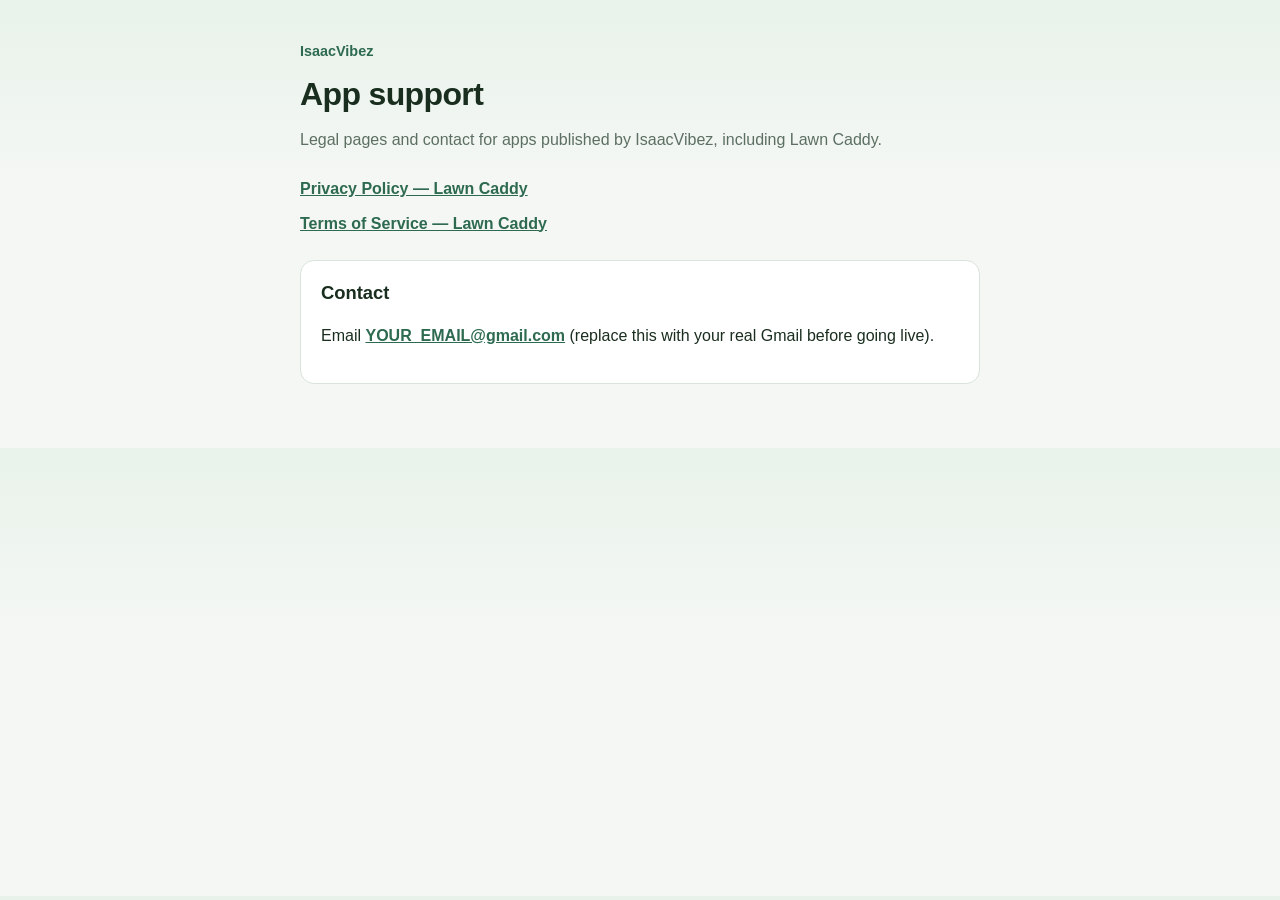
<file: index.html>
<!DOCTYPE html>
<html lang="en">
<head>
  <meta charset="utf-8" />
  <meta name="viewport" content="width=device-width, initial-scale=1" />
  <title>IsaacVibez — App Support</title>
  <link rel="stylesheet" href="styles.css" />
</head>
<body>
  <main class="wrap">
    <p class="eyebrow">IsaacVibez</p>
    <h1>App support</h1>
    <p class="lede">
      Legal pages and contact for apps published by IsaacVibez, including Lawn Caddy.
    </p>

    <ul class="links">
      <li><a href="privacy.html">Privacy Policy — Lawn Caddy</a></li>
      <li><a href="terms.html">Terms of Service — Lawn Caddy</a></li>
    </ul>

    <section class="card">
      <h2>Contact</h2>
      <p>
        Email
        <a href="mailto:mganci@g9studio.com">YOUR_EMAIL@gmail.com</a>
        (replace this with your real Gmail before going live).
      </p>
    </section>
  </main>
</body>
</html>
</file>
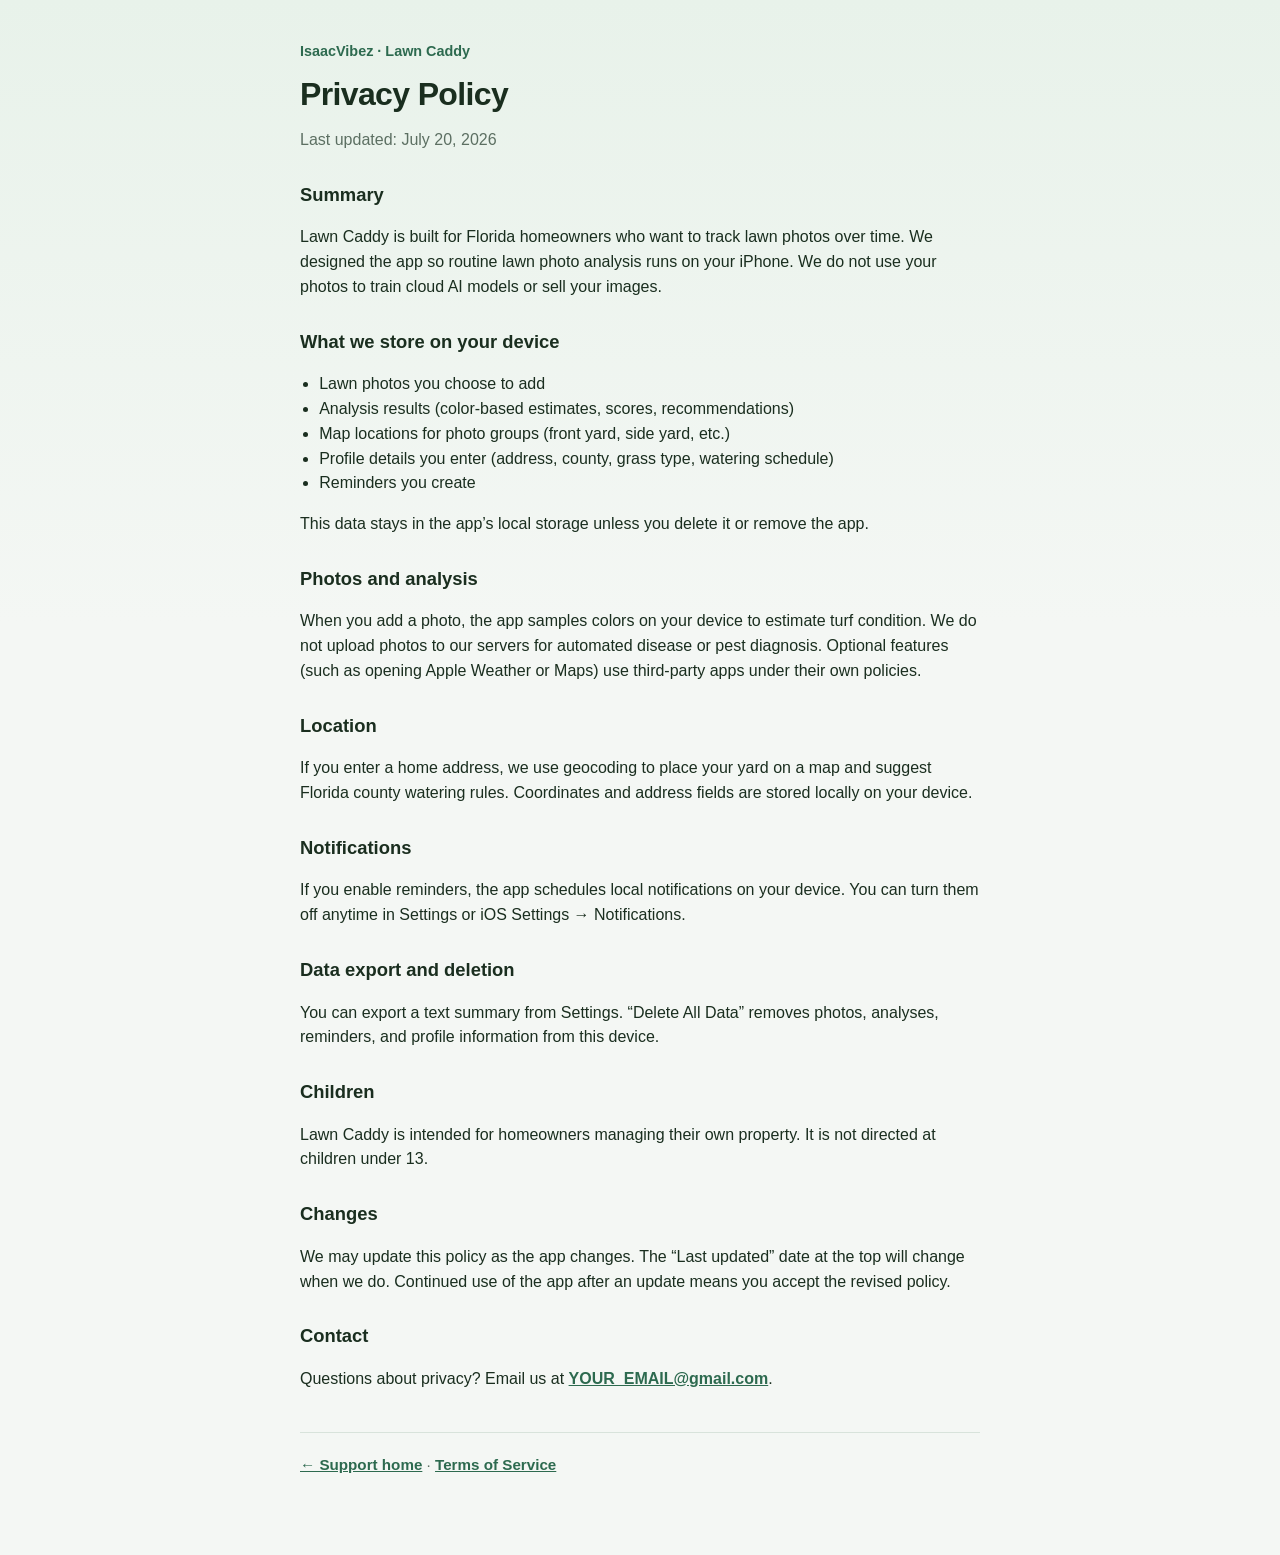
<file: privacy.html>
<!DOCTYPE html>
<html lang="en">
<head>
  <meta charset="utf-8" />
  <meta name="viewport" content="width=device-width, initial-scale=1" />
  <title>Privacy Policy — Lawn Caddy</title>
  <link rel="stylesheet" href="styles.css" />
</head>
<body>
  <main class="wrap">
    <p class="eyebrow"><a href="index.html">IsaacVibez</a> · Lawn Caddy</p>
    <h1>Privacy Policy</h1>
    <p class="meta">Last updated: July 20, 2026</p>

    <section>
      <h2>Summary</h2>
      <p>
        Lawn Caddy is built for Florida homeowners who want to track lawn photos over time.
        We designed the app so routine lawn photo analysis runs on your iPhone.
        We do not use your photos to train cloud AI models or sell your images.
      </p>
    </section>

    <section>
      <h2>What we store on your device</h2>
      <ul>
        <li>Lawn photos you choose to add</li>
        <li>Analysis results (color-based estimates, scores, recommendations)</li>
        <li>Map locations for photo groups (front yard, side yard, etc.)</li>
        <li>Profile details you enter (address, county, grass type, watering schedule)</li>
        <li>Reminders you create</li>
      </ul>
      <p>
        This data stays in the app’s local storage unless you delete it or remove the app.
      </p>
    </section>

    <section>
      <h2>Photos and analysis</h2>
      <p>
        When you add a photo, the app samples colors on your device to estimate turf condition.
        We do not upload photos to our servers for automated disease or pest diagnosis.
        Optional features (such as opening Apple Weather or Maps) use third-party apps under their own policies.
      </p>
    </section>

    <section>
      <h2>Location</h2>
      <p>
        If you enter a home address, we use geocoding to place your yard on a map and suggest Florida county watering rules.
        Coordinates and address fields are stored locally on your device.
      </p>
    </section>

    <section>
      <h2>Notifications</h2>
      <p>
        If you enable reminders, the app schedules local notifications on your device.
        You can turn them off anytime in Settings or iOS Settings → Notifications.
      </p>
    </section>

    <section>
      <h2>Data export and deletion</h2>
      <p>
        You can export a text summary from Settings.
        “Delete All Data” removes photos, analyses, reminders, and profile information from this device.
      </p>
    </section>

    <section>
      <h2>Children</h2>
      <p>
        Lawn Caddy is intended for homeowners managing their own property. It is not directed at children under 13.
      </p>
    </section>

    <section>
      <h2>Changes</h2>
      <p>
        We may update this policy as the app changes. The “Last updated” date at the top will change when we do.
        Continued use of the app after an update means you accept the revised policy.
      </p>
    </section>

    <section>
      <h2>Contact</h2>
      <p>
        Questions about privacy? Email us at
        <a href="mailto:mganci@g9studio.com">YOUR_EMAIL@gmail.com</a>.
      </p>
    </section>

    <p class="footer-nav"><a href="index.html">← Support home</a> · <a href="terms.html">Terms of Service</a></p>
  </main>
</body>
</html>
</file>
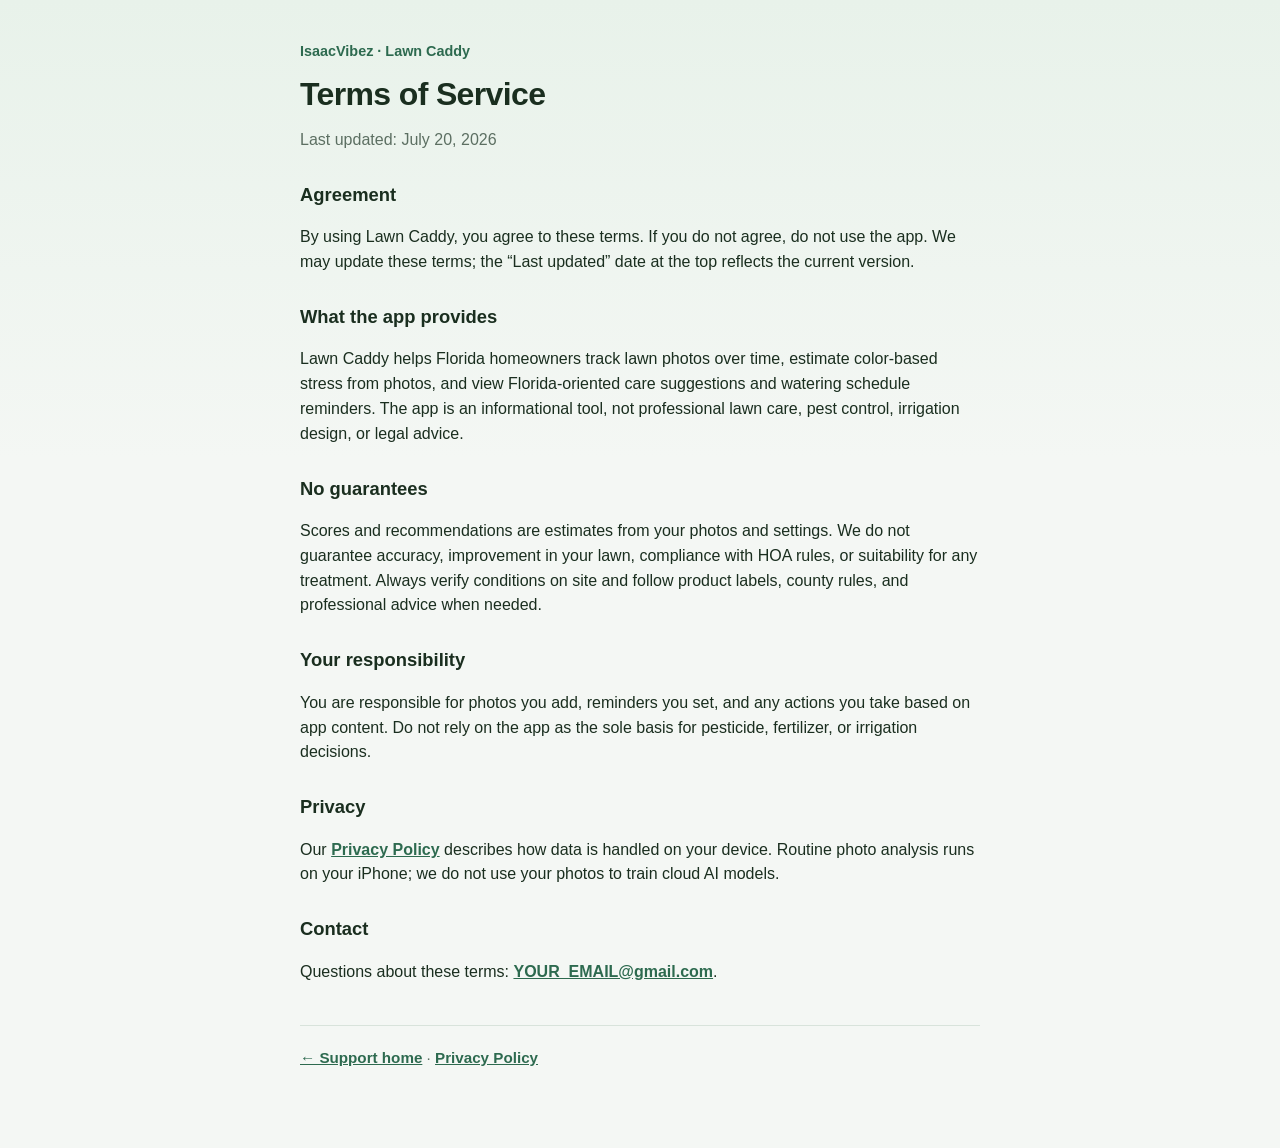
<file: terms.html>
<!DOCTYPE html>
<html lang="en">
<head>
  <meta charset="utf-8" />
  <meta name="viewport" content="width=device-width, initial-scale=1" />
  <title>Terms of Service — Lawn Caddy</title>
  <link rel="stylesheet" href="styles.css" />
</head>
<body>
  <main class="wrap">
    <p class="eyebrow"><a href="index.html">IsaacVibez</a> · Lawn Caddy</p>
    <h1>Terms of Service</h1>
    <p class="meta">Last updated: July 20, 2026</p>

    <section>
      <h2>Agreement</h2>
      <p>
        By using Lawn Caddy, you agree to these terms. If you do not agree, do not use the app.
        We may update these terms; the “Last updated” date at the top reflects the current version.
      </p>
    </section>

    <section>
      <h2>What the app provides</h2>
      <p>
        Lawn Caddy helps Florida homeowners track lawn photos over time, estimate color-based stress from photos,
        and view Florida-oriented care suggestions and watering schedule reminders.
        The app is an informational tool, not professional lawn care, pest control, irrigation design, or legal advice.
      </p>
    </section>

    <section>
      <h2>No guarantees</h2>
      <p>
        Scores and recommendations are estimates from your photos and settings.
        We do not guarantee accuracy, improvement in your lawn, compliance with HOA rules, or suitability for any treatment.
        Always verify conditions on site and follow product labels, county rules, and professional advice when needed.
      </p>
    </section>

    <section>
      <h2>Your responsibility</h2>
      <p>
        You are responsible for photos you add, reminders you set, and any actions you take based on app content.
        Do not rely on the app as the sole basis for pesticide, fertilizer, or irrigation decisions.
      </p>
    </section>

    <section>
      <h2>Privacy</h2>
      <p>
        Our <a href="privacy.html">Privacy Policy</a> describes how data is handled on your device.
        Routine photo analysis runs on your iPhone; we do not use your photos to train cloud AI models.
      </p>
    </section>

    <section>
      <h2>Contact</h2>
      <p>
        Questions about these terms:
        <a href="mailto:mganci@g9studio.com">YOUR_EMAIL@gmail.com</a>.
      </p>
    </section>

    <p class="footer-nav"><a href="index.html">← Support home</a> · <a href="privacy.html">Privacy Policy</a></p>
  </main>
</body>
</html>
</file>
<file: styles.css>
:root {
  --bg: #f4f7f4;
  --card: #ffffff;
  --text: #1a2e1f;
  --muted: #5c6f62;
  --green: #2d6a4f;
  --line: #d8e3db;
}

* { box-sizing: border-box; }

body {
  margin: 0;
  font-family: -apple-system, BlinkMacSystemFont, "Segoe UI", Roboto, Helvetica, Arial, sans-serif;
  background: linear-gradient(180deg, #e8f2ea 0%, var(--bg) 40%);
  color: var(--text);
  line-height: 1.55;
}

.wrap {
  max-width: 720px;
  margin: 0 auto;
  padding: 40px 20px 64px;
}

.eyebrow {
  color: var(--green);
  font-weight: 600;
  font-size: 0.9rem;
  margin: 0 0 8px;
}

.eyebrow a { color: inherit; text-decoration: none; }
.eyebrow a:hover { text-decoration: underline; }

h1 {
  margin: 0 0 8px;
  font-size: 2rem;
  letter-spacing: -0.02em;
}

h2 {
  margin: 28px 0 8px;
  font-size: 1.15rem;
}

.lede, .meta {
  color: var(--muted);
  margin: 0 0 24px;
}

.links {
  list-style: none;
  padding: 0;
  margin: 0 0 24px;
}

.links li { margin: 0 0 10px; }

.links a, section a, .footer-nav a {
  color: var(--green);
  font-weight: 600;
}

.card {
  background: var(--card);
  border: 1px solid var(--line);
  border-radius: 14px;
  padding: 18px 20px;
}

.card h2 { margin-top: 0; }

ul {
  padding-left: 1.2rem;
}

.footer-nav {
  margin-top: 40px;
  padding-top: 20px;
  border-top: 1px solid var(--line);
  color: var(--muted);
  font-size: 0.95rem;
}
</file>
